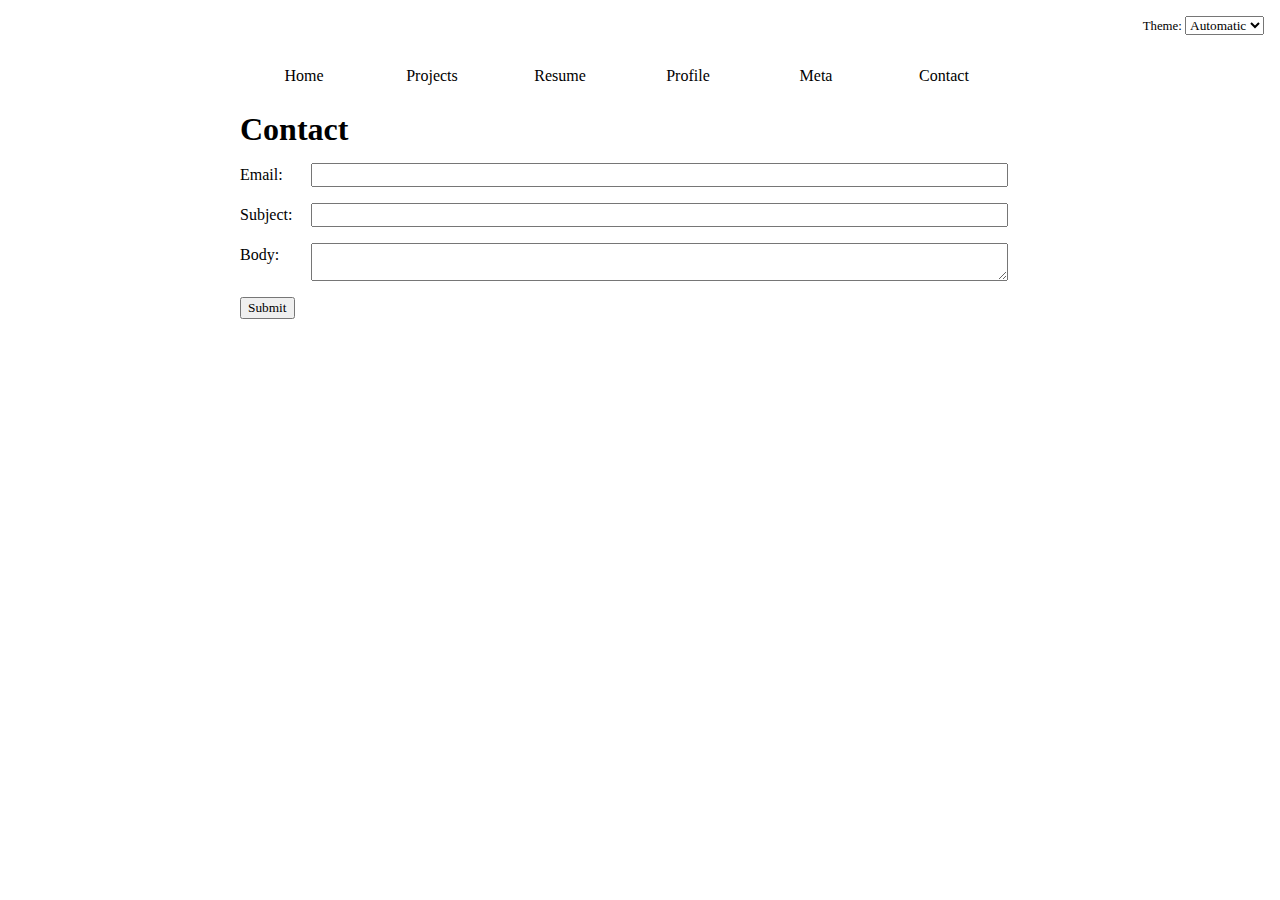
<file: contact/index.html>
<!DOCTYPE html>
<html lang="en">
<head>
    <link  rel="stylesheet" href = "..\style.css">
    <script type="module" src="..\global.js"></script>

    <meta charset="UTF-8">
    <meta name="viewport" content="width=device-width, initial-scale=1.0">
    <title>Contact</title>
  
    
    <h1> Contact </h1>

<body>
    <form action="mailto:yul234@ucsd.edu" method="POST" enctype="text/plain">
        <label>
        Email:
        <input type="email" name="email">
        </label>
    
        <label>
            Subject:
            <input type="subject" name="subject" >
         </label>
    
         <label>
            Body:
            <textarea name="body"> </textarea>
         </label>
         <button>Submit</button>
         
    </form>
    
</head>
</body>
</html>
</file>
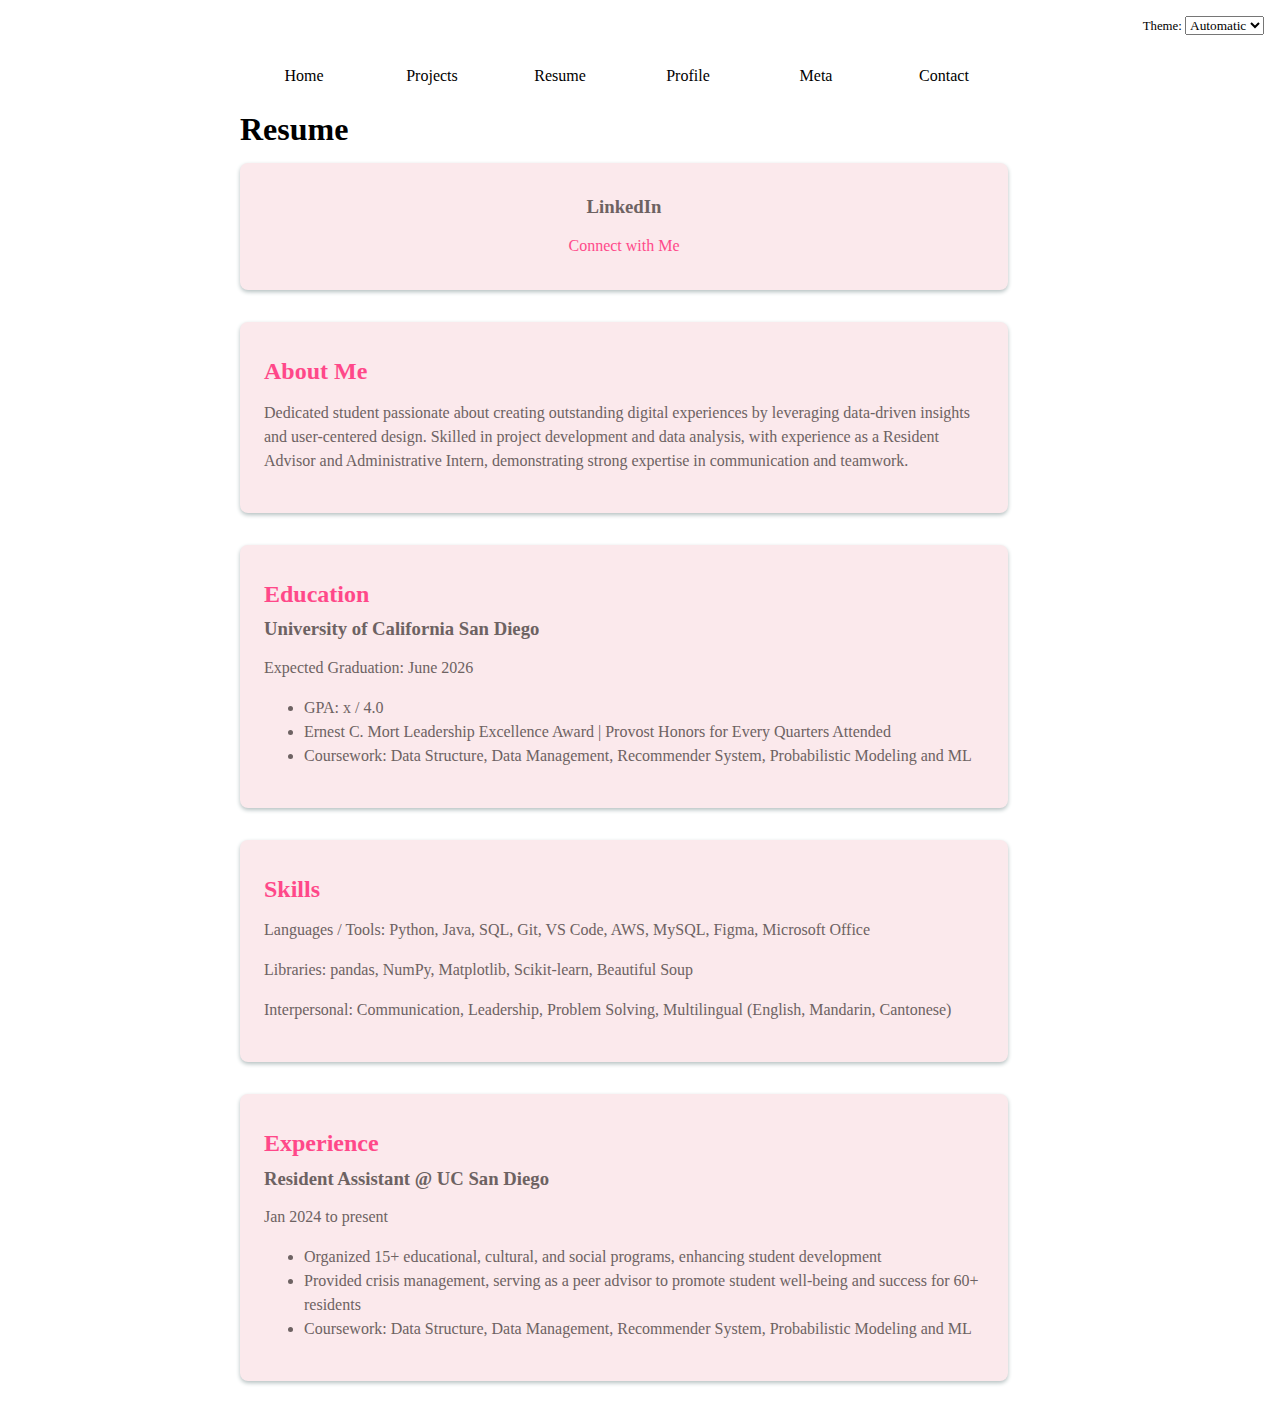
<file: resume/index.html>
<!DOCTYPE html>
<html lang="en">
<head>
    <link  rel="stylesheet" href = "..\style.css">
    <script type="module" src="..\global.js"></script>

    <meta charset="UTF-8">
    <meta name="viewport" content="width=device-width, initial-scale=1.0">
    <title>Resume</title>
    
    <h1> Resume</h1>
</head>
<body class="resume">
    <article>
        <h3>LinkedIn</h3>
        <a href="https://www.linkedin.com/in/cecilialin1/">Connect with Me</a>
    </article>
    
    <section>
        <header>
          <h2>About Me</h2>  
        </header>
        <p>
            Dedicated student passionate about creating outstanding digital experiences by leveraging data-driven insights and user-centered design. 
            Skilled in project development and data analysis, with experience as a Resident Advisor and Administrative Intern, 
            demonstrating strong expertise in communication and teamwork.
        </p>
    </section>

    

    <section>
        <header>
          <h2>Education</h2>  
        </header>
        <h3>University of California San Diego</h3>  
        
        <p>
            Expected Graduation: 
            <time datetime="2026-06">June 2026</time>
        </p>
        <ul>
            <li>GPA: x / 4.0</li>
            <li>Ernest C. Mort Leadership Excellence Award | Provost Honors for Every Quarters Attended</li>
            <li>Coursework: Data Structure, Data Management, Recommender System, Probabilistic Modeling and ML</li>
        </ul>
    </section>

    <section>
        <header>
          <h2>Skills</h2>  
        </header>
        <p>
            Languages / Tools: Python, Java, SQL, Git, VS Code, AWS, MySQL, Figma, Microsoft Office
        </p>
        <p>
            Libraries: pandas, NumPy, Matplotlib, Scikit-learn, Beautiful Soup
        </p>
        <p>
            Interpersonal: Communication, Leadership, Problem Solving, Multilingual (English, Mandarin, Cantonese)
        </p>
    </section>
    
    <section>
        <header>
          <h2>Experience</h2>  
        </header>
        <h3>Resident Assistant @ UC San Diego</h3>  
        
        <p>
            
            <time datetime="2024-01">Jan 2024</time>
            to present
        </p>
        <ul>
            <li>Organized 15+ educational, cultural, and social programs, enhancing student development</li>
            <li>Provided crisis management, serving as a peer advisor to promote student well-being and success for 60+ residents</li>
            <li>Coursework: Data Structure, Data Management, Recommender System, Probabilistic Modeling and ML</li>
        </ul>
    </section>

</body>
</html>
</file>
